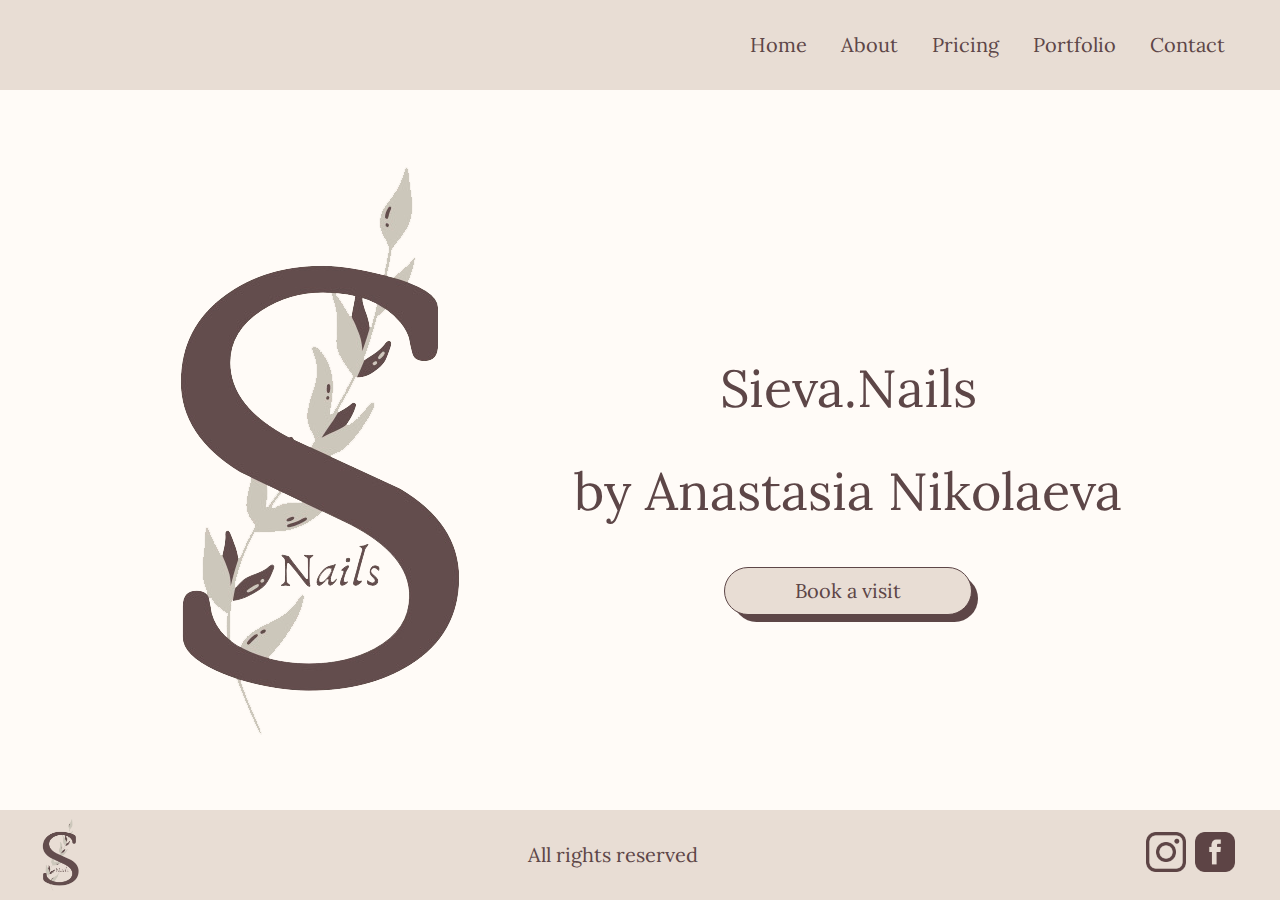
<file: index.html>
<!DOCTYPE html>
<html lang="en">
<head>
    <meta charset="UTF-8">
    <meta http-equiv="X-UA-Compatible" content="IE=edge">
    <meta name="viewport" content="width=device-width, initial-scale=1.0">
    <link rel="stylesheet" href="style.css">
    <link rel="preconnect" href="https://fonts.googleapis.com">
<link rel="preconnect" href="https://fonts.gstatic.com" crossorigin>
<link href="https://fonts.googleapis.com/css2?family=Lora&display=swap" rel="stylesheet">
</head>
<body>
    <header class="header">
        <div class="container">
            <div class="header__inner">
                
                <nav class="nav">
                    <a class="nav__link" href="index.html">Home</a>
                    <a class="nav__link" href="about.html">About</a>
                    <a class="nav__link" href="pricing.html">Pricing</a>
                    <a class="nav__link" href="portfolio.html">Portfolio</a>
                    <a class="nav__link" href="contact.html">Contact</a>
                </nav>
            </div>
      </div>
    </header>

    <div class="hero">
        <div class="container__hero">
            <div class="hero__inner">
                <img src="hero-img1.png" alt="">
                <div class="hero__text">
                    <h1 class="hero__text">Sieva.Nails</h1>
                    <h1 class="hero__text">by Anastasia Nikolaeva</h1>
                    <a href="contact.html" class="btn">Book a visit</a>
                    <div class="btn__shadow"></div>
                </div>
           </div>
        </div>
    </div>

    <footer class="footer">
        <div class="container">
            <div class="footer__inner">
                <img class="img__footer" src="hero-img1.png" alt="">
                <p class="footer__text">All rights reserved</p>
                <div class="social">
                    <a href="#"><img class="social__footer" src="instagram.png" alt=""></a>
                    <a href="#"><img class="social__footer" src="facebook.png" alt=""></a>
                </div>
            </div>
        </div>
    </footer>
</body>
</html>
</file>
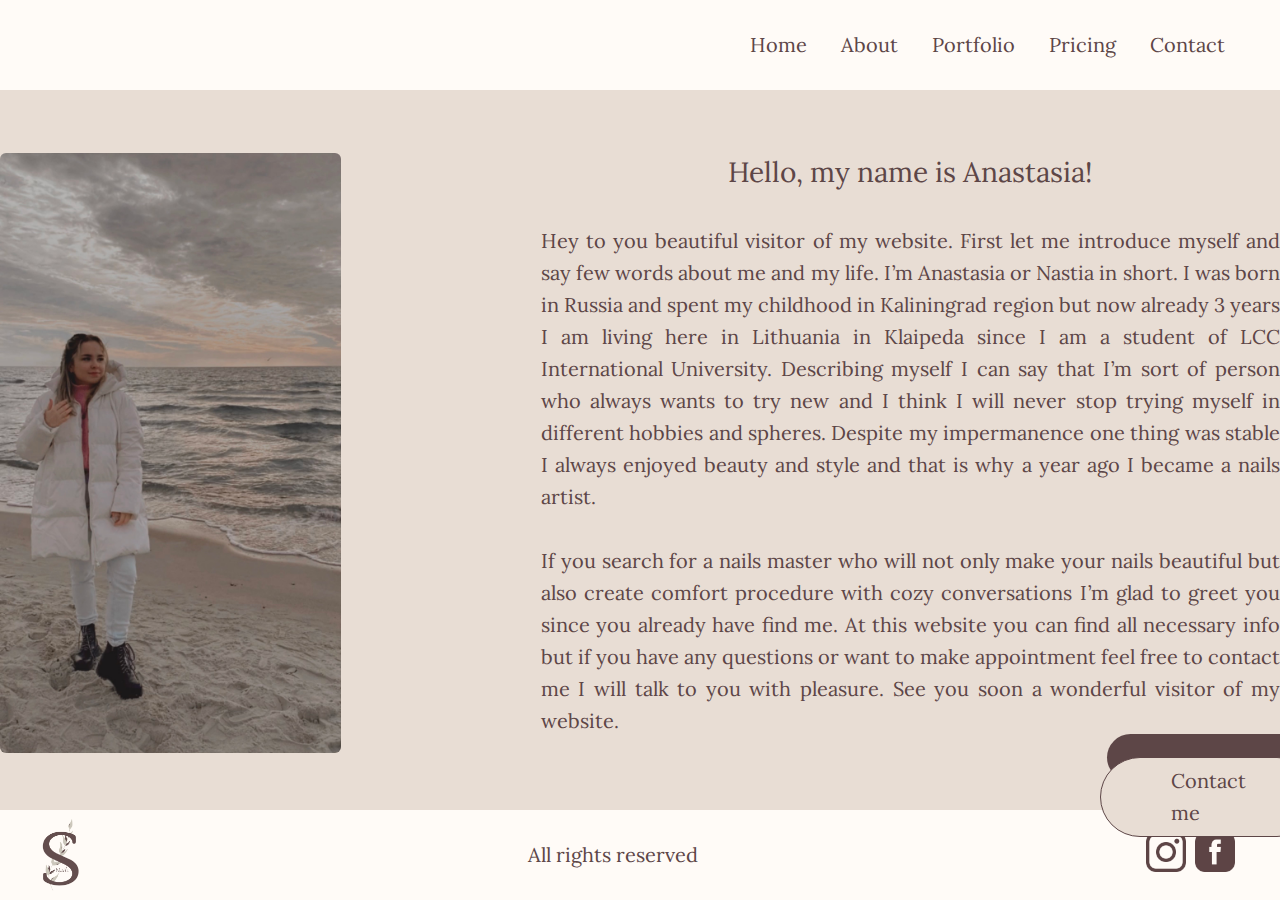
<file: about.html>
<!DOCTYPE html>
<html lang="en">
<head>
    <meta charset="UTF-8">
    <meta http-equiv="X-UA-Compatible" content="IE=edge">
    <meta name="viewport" content="width=device-width, initial-scale=1.0">
    <link rel="stylesheet" href="style.css">
    <link rel="preconnect" href="https://fonts.googleapis.com">
<link rel="preconnect" href="https://fonts.gstatic.com" crossorigin>
<link href="https://fonts.googleapis.com/css2?family=Lora&display=swap" rel="stylesheet">
</head>
<body>
    <header class="header__light">
        <div class="container">
            <div class="header__inner">
                
                <nav class="nav">
                    <a class="nav__link" href="index.html">Home</a>
                    <a class="nav__link" href="about.html">About</a>
                    <a class="nav__link" href="portfolio.html">Portfolio</a>
                    <a class="nav__link" href="pricing.html">Pricing</a>
                    <a class="nav__link" href="contact.html">Contact</a>
                </nav>
            </div>
      </div>
    </header>

    <div class="hero dark">
        <div class="container__hero dark">
            <div class="hero__inner dark">
                <img class="about__img" src="about-me.png" alt="">
                <div class="hero__textual">
                    <h1 style="font-size: 28px;" class="hero__text">Hello, my name is Anastasia!</h1>
                    <p>Hey to you beautiful visitor of my website. First let me introduce myself and say few words about me and my life. I’m Anastasia or Nastia in short. I was born in Russia and spent my childhood in Kaliningrad region but now already 3 years I am living here in Lithuania in Klaipeda since I am a student of LCC International University.
                        Describing myself I can say that I’m sort of person who always wants to try new and I think I will never stop trying myself in different hobbies and spheres. Despite my impermanence one thing was stable I always enjoyed beauty and style and that is why a year ago I became a nails artist.<br><br>
                        If you search for a nails master who will not only make your nails beautiful but also create comfort procedure with cozy conversations I’m glad to greet you since you already have find me. At this website you can find all necessary info but if you have any questions or want to make appointment feel free to contact me I will talk to you with pleasure. See you soon a wonderful visitor of my website.</p>

                    <a href="contact.html" class="about__btn">Contact me</a>
                    <div class="about__btn-shadow"></div>
                </div>
           </div>
        </div>
    </div>

    <footer class="footer light">
        <div class="container">
            <div class="footer__inner">
                <img class="img__footer" src="hero-img1.png" alt="">
                <p class="footer__text">All rights reserved</p>
                <div class="social">
                    <a href="#"><img class="social__footer" src="instagram.png" alt=""></a>
                    <a href="#"><img class="social__footer" src="facebook.png" alt=""></a>
                </div>
            </div>
        </div>
    </footer>

</body>
</html>
</file>
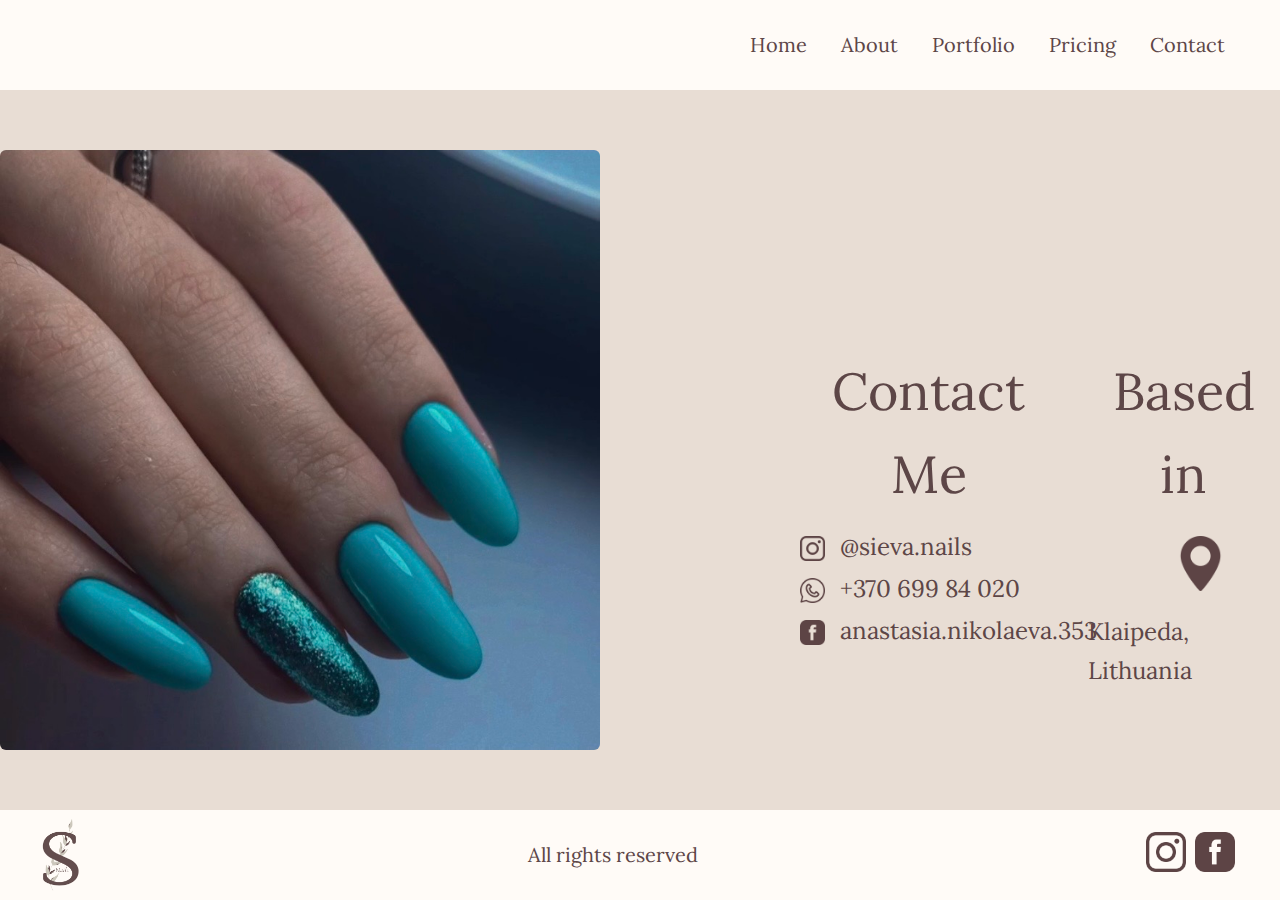
<file: contact.html>
<!DOCTYPE html>
<html lang="en">
<head>
    <meta charset="UTF-8">
    <meta http-equiv="X-UA-Compatible" content="IE=edge">
    <meta name="viewport" content="width=device-width, initial-scale=1.0">
    <link rel="stylesheet" href="style.css">
    <link rel="preconnect" href="https://fonts.googleapis.com">
<link rel="preconnect" href="https://fonts.gstatic.com" crossorigin>
<link href="https://fonts.googleapis.com/css2?family=Lora&display=swap" rel="stylesheet">
</head>
<body>
    
    
    <header class="header__light">
    <div class="container">
        <div class="header__inner">
            
            <nav class="nav">
                <a class="nav__link" href="index.html">Home</a>
                <a class="nav__link" href="about.html">About</a>
                <a class="nav__link" href="portfolio.html">Portfolio</a>
                <a class="nav__link" href="pricing.html">Pricing</a>
                <a class="nav__link" href="contact.html">Contact</a>
            </nav>
        </div>
  </div>
</header>

<div class="hero dark">
    <div class="container__hero cont">
        <div class="hero__inner contact">
            <img class="about__img" src="contact-img.png" alt="">
            <div class="hero__textual contact">
                <h1 class="hero__text">Contact Me</h1>
                <!--<h2 class="subtitle">Social Media</h2>-->
                <div class="relative">
                    <a href="#"><img class="social__icon" src="instagram.png" alt=""><h3 class="social-text"> @sieva.nails</h3></a>
                </div>
                <div class="relative">
                    <a href="#"><img class="social__icon" src="whatsapp.png" alt=""><h3 class="social-text"> +370 699 84 020</h3></a>
                </div>
                <div class="relative">
                    <a href="#"><img class="social__icon" src="facebook.png" alt=""><h3 class="social-text"> anastasia.nikolaeva.353</h3></a>
                </div>
                <!--<a href="#" class="about__btn">Book a visit</a>
                <div class="about__btn-shadow "></div>-->
            </div>
            <div class="klaipeda">
                <h1 class="hero__text">Based in</h1>
                <img class="pin" src="pin.png" alt="">
                <h3 class="klp-text"> Klaipeda, Lithuania</h3>
            </div>
       </div>
    </div>
</div>

<footer class="footer light">
    <div class="container">
        <div class="footer__inner">
            <img class="img__footer" src="hero-img1.png" alt="">
            <p class="footer__text">All rights reserved</p>
            <div class="social">
                <a href="#"><img class="social__footer" src="instagram.png" alt=""></a>
                <a href="#"><img class="social__footer" src="facebook.png" alt=""></a>
            </div>
        </div>
    </div>
</footer>

</body>
</html>
</file>
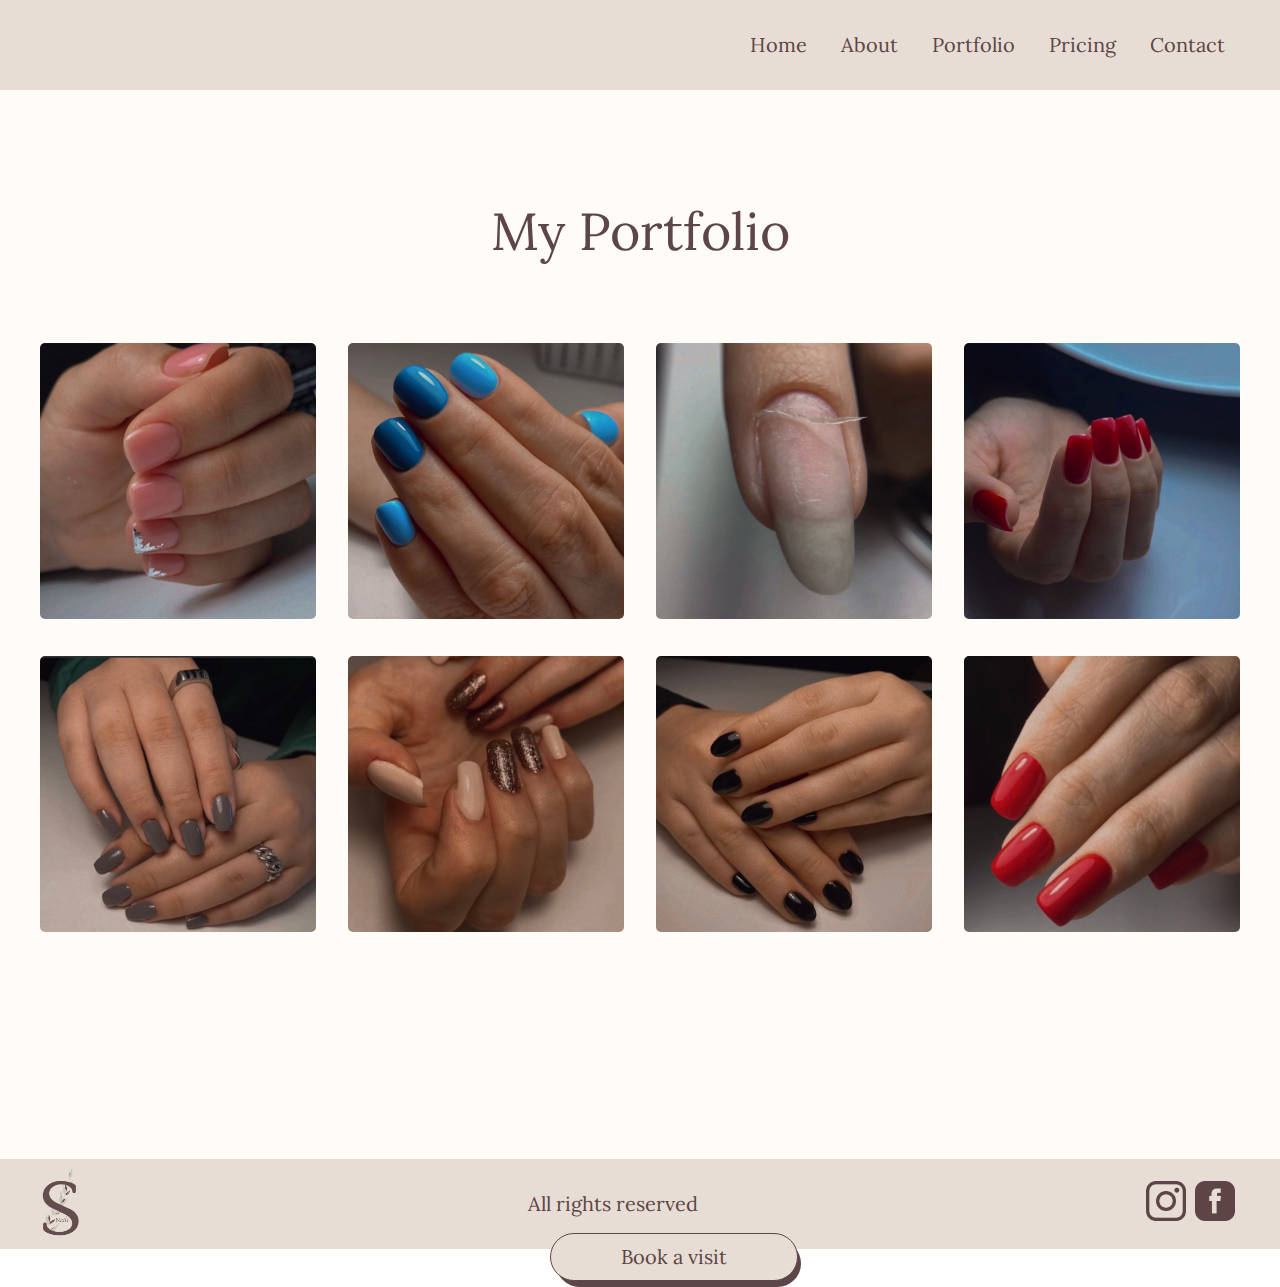
<file: portfolio.html>
<!DOCTYPE html>
<html lang="en">
<head>
    <meta charset="UTF-8">
    <meta http-equiv="X-UA-Compatible" content="IE=edge">
    <meta name="viewport" content="width=device-width, initial-scale=1.0">
    <link rel="stylesheet" href="style.css">
    <link rel="preconnect" href="https://fonts.googleapis.com">
<link rel="preconnect" href="https://fonts.gstatic.com" crossorigin>
<link href="https://fonts.googleapis.com/css2?family=Lora&display=swap" rel="stylesheet">
</head>
<body>
    
    <header class="header">
        <div class="container">
            <div class="header__inner">
                
                <nav class="nav">
                    <a class="nav__link" href="index.html">Home</a>
                    <a class="nav__link" href="about.html">About</a>
                    <a class="nav__link" href="portfolio.html">Portfolio</a>
                    <a class="nav__link" href="pricing.html">Pricing</a>
                    <a class="nav__link" href="contact.html">Contact</a>
                </nav>
            </div>
      </div>
    </header>


    <div class="portfolio">
        <div class="container">
            <h1 class="hero__text pad">My Portfolio</h1>
            <div class="portfolio__inner">
                <div class="img__wrap"><img class="portfolio__img" src="port1.png" alt=""></div>
                <div class="img__wrap"><img class="portfolio__img" src="port2.png" alt=""></div>
                <div class="img__wrap"><img class="portfolio__img" src="port3.png" alt=""></div>
                <div class="img__wrap"><img class="portfolio__img" src="port4.png" alt=""></div>
                <div class="img__wrap"><img class="portfolio__img" src="port5.png" alt=""></div>
                <div class="img__wrap"><img class="portfolio__img" src="port6.png" alt=""></div>
                <div class="img__wrap"><img class="portfolio__img" src="port7.png" alt=""></div>
                <div class="img__wrap"><img class="portfolio__img" src="port8.png" alt=""></div>
            </div>
            <a href="contact.html" class="btn port">Book a visit</a>
            <div class="btn__shadow port "></div>
        </div>
    </div>

    <footer class="footer pad">
        <div class="container">
            <div class="footer__inner">
                <img class="img__footer" src="hero-img1.png" alt="">
                <p class="footer__text">All rights reserved</p>
                <div class="social">
                    <a href="#"><img class="social__footer" src="instagram.png" alt=""></a>
                    <a href="#"><img class="social__footer" src="facebook.png" alt=""></a>
                </div>
            </div>
        </div>
    </footer>
    
</body>
</html>
</file>
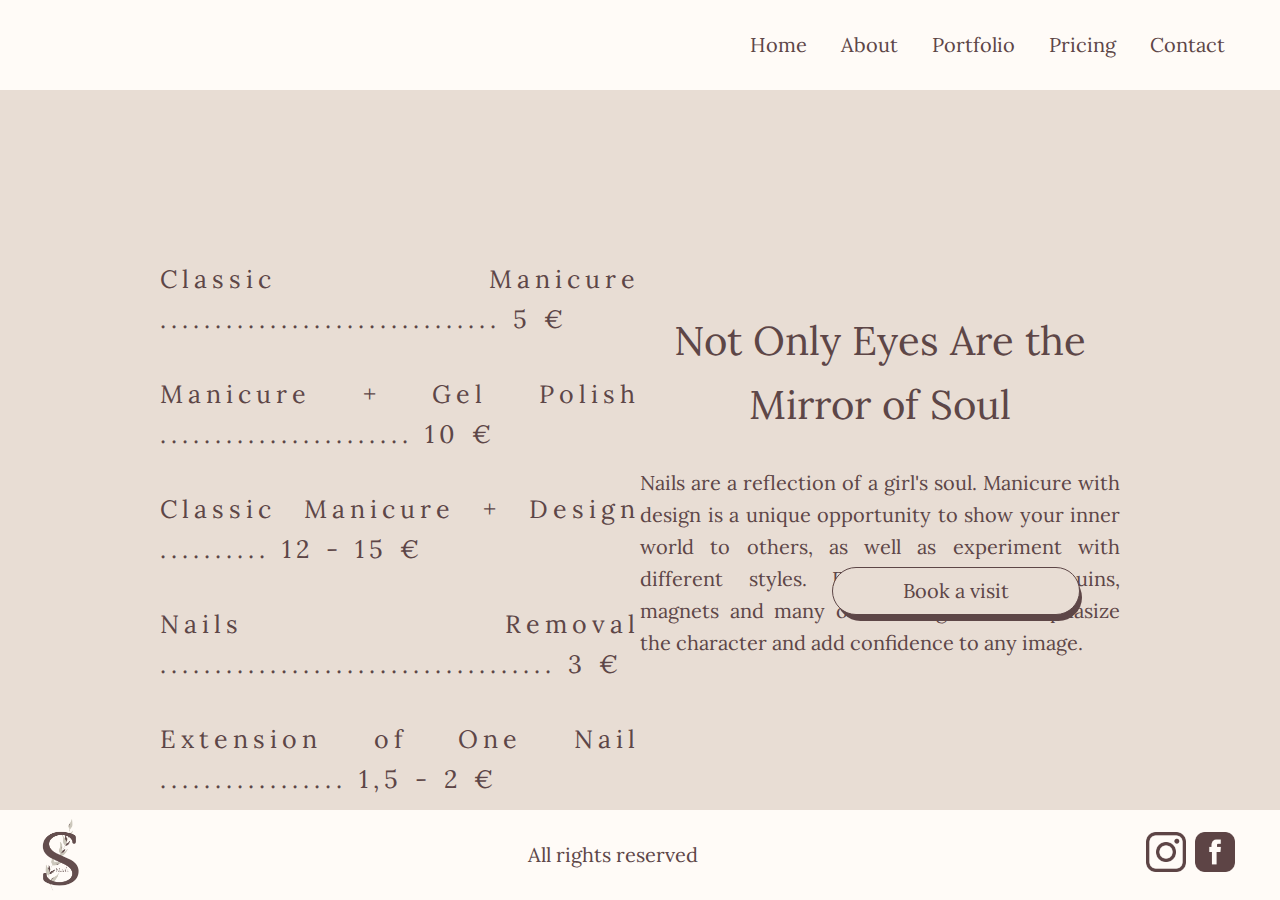
<file: pricing.html>
<!DOCTYPE html>
<html lang="en">
<head>
    <meta charset="UTF-8">
    <meta http-equiv="X-UA-Compatible" content="IE=edge">
    <meta name="viewport" content="width=device-width, initial-scale=1.0">
    <link rel="stylesheet" href="style.css">
    <link rel="preconnect" href="https://fonts.googleapis.com">
<link rel="preconnect" href="https://fonts.gstatic.com" crossorigin>
<link href="https://fonts.googleapis.com/css2?family=Lora&display=swap" rel="stylesheet">
</head>
<body>
    <header class="header__light">
    <div class="container">
        <div class="header__inner">
            
            <nav class="nav">
                <a class="nav__link" href="index.html">Home</a>
                <a class="nav__link" href="about.html">About</a>
                <a class="nav__link" href="portfolio.html">Portfolio</a>
                <a class="nav__link" href="pricing.html">Pricing</a>
                <a class="nav__link" href="contact.html">Contact</a>
            </nav>
        </div>
  </div>
</header>


<div class="hero dark">
    <div class="container"> 
        <div class="hero__inner price">
            
            <div class="pricing">
                <p class="pricing__item">Classic Manicure ............................... 5 € </p>
                <p class="pricing__item">Manicure + Gel Polish ....................... 10 € </p>
                <p class="pricing__item">Classic Manicure + Design .......... 12 - 15 € </p>
                <p class="pricing__item">Nails Removal .................................... 3 € </p>
                <p class="pricing__item">Extension of One Nail ................. 1,5 - 2 € </p>
            </div>
            <div class="hero__textual price">
                <h1 class="hero__text price">Not Only Eyes Are the Mirror of Soul </h1>
                <p style="padding-bottom: 80px;">
                    Nails are a reflection of a girl's soul. Manicure with design is a unique opportunity to show your inner world to others, as well as experiment with different styles. French, drawings, sequins, magnets and many other designs will emphasize the character and add confidence to any image.               
                    
                </p>

                <a href="contact.html" class="about__btn price">Book a visit</a>
                <div class="about__btn-shadow price"></div>
            </div>
       </div>
    </div>
</div>

<footer class="footer light">
    <div class="container">
        <div class="footer__inner">
            <img class="img__footer" src="hero-img1.png" alt="">
            <p class="footer__text">All rights reserved</p>
            <div class="social">
                <a href="#"><img class="social__footer" src="instagram.png" alt=""></a>
                <a href="#"><img class="social__footer" src="facebook.png" alt=""></a>
            </div>
        </div>
    </div>
</footer>


</body>
</html>
</file>
<file: style.css>
body {
    margin: 0;
    font-family: 'Lora', serif;
    font-size: 15px;
    color: #5d4647;
    line-height: 1.6;
    font-weight: 400;
}

*,
*:after,
*:before {
    box-sizing: border-box;
}

h1, h2, h3, h4, h5, h6 {
    margin: 0;
}

p {
    font-size: 20px;
    font-weight: 400;
    text-align: justify;
}

a {
    text-decoration: none;
}



.container {
    width: 100%;
    margin: 0 auto;
    padding: 0 40px;
}



.container__hero {
    width: 100%;
    margin: 0 auto;
    max-width: 1170px;
}

.container__hero.dark {
    max-width: 1300px;
}

.container__hero.cont {
    max-width: 1500px;
}


.container.price {
    max-width: 1400px;
    
}


.header {
    padding: 20px 0;
    height: 10vh;
    z-index: 100;
    width: 100%;
    background-color: #e8ddd4;
    display: flex;
    align-items: center;

}

.header__light {
    padding: 20px 0;
    height: 10vh;
    z-index: 100;
    width: 100%;
    background-color: #fffbf7;
    display: flex;
    align-items: center;

}

.header__inner {
    display: flex;
    justify-content: end;
    align-items: center;
}

.nav {
    font-size: 16px;
}

.nav__link {
    display: inline-block;
    vertical-align: top;
    margin: 0 15px;
    color: #5d4647;
    text-decoration: none;
    transition: color .2s linear;
    position: relative;
    font-size: 20px;
}

.nav__link:after {
    content: "";
    display: block;
    width: 100%;
    height: 2px;
    background-color: #5d4647;
    position: absolute;
    top: 100%;
    left: 0;
    z-index: 1;
    opacity: 0;
    transition: opacity .2s linear;
    
}

.nav__link:hover:after {
    opacity: 1;
}

.hero {
    background-color: #fffbf7;
    width: 100%;
    height: 80vh;
    padding: 60px 0;

}

.hero.dark {
    background-color: #e8ddd4;
}

.hero__inner {
    display: flex;
    justify-content: space-evenly;
    align-items: center;
    text-align: left;
}

.hero__inner.dark {
    justify-content: space-between;

}

.hero__inner.contact {
    justify-content: space-between;
    align-items: flex-start;
}

.hero__inner.price {
    justify-content: space-between;
    text-align: center;
    align-items: center;
    padding-top: 7%;
    padding-left: 60px;
    padding-right: 60px;
}

.hero__text {
    position: relative;
    font-size: 52px;
    font-weight: 400;
    text-align: center; 
    padding-bottom: 10px;
}

.hero__text:nth-child(1) {
    margin-bottom: 10px;
}

.hero__text.price {
    text-align: center;
    font-size: 40px;
    
}

.hero__textual {
    margin-left: 200px;
}

.hero__textual.price {
    margin-left: 0px;
    flex: 1 1 0;
    padding-right: 60px;
}

.hero__textual.contact {
    margin-right: 0px;
    margin-top: 200px;

}


.about__btn {
    position: absolute;
    text-decoration: none;
    font-size: 20px;
    font-weight: 400;
    color: #5d4647;
    background-color: #e8ddd4;
    border: 1px solid #5d4647;
    padding: 7px 70px;
    border-radius: 50px;
    /* box-shadow: 3px 7px #5d4647; */
    transition: transform linear .2s;
    z-index: 2;
    left: 1100px;
    
}
.about__btn-shadow {
    position: absolute;
    top: 734px;
    left: 1107px;
    height: 47px;
    width: 245px;
    z-index: 1;
    background-color: #5d4647;
    border-radius: 50px; 
}

.about__btn:hover {
    transform: translate3d(7px, 7px, 12px);
}


.btn {
    position: absolute;
    left: 150px;
    top: 220px;
    text-decoration: none;
    font-size: 20px;
    font-weight: 400;
    color: #5d4647;
    background-color: #e8ddd4;
    border: 1px solid #5d4647;
    padding: 7px 70px;
    border-radius: 50px;
    /* box-shadow: 3px 7px #5d4647; */
    transition: transform linear .2s;
    z-index: 2; 
}

.btn__shadow {
    position: absolute;
    height: 47px;
    width: 245px;
    left: 159px;
    top: 228px;
    z-index: 1;
    background-color: #5d4647;
    border-radius: 50px;

}

.btn:hover {
    transform: translate3d(7px, 7px, 12px);
}

.btn.port {
    left: 43%;
    top: 137%;
}

.btn__shadow.port {
    left:43.4%;
    top: 137.8%;
    
}

.about__btn.price {
    top: 63%;
    left: 65%;
}

.about__btn-shadow.price {
    top: 63.8%;
    left: 65.4%;
}

.footer {
    
    padding: 20px 0;
    height: 10vh;
    z-index: 100;
    width: 100%;
    background-color: #e8ddd4;
    display: flex;
    align-items: center;

}

.footer.light {
    background-color: #fffbf7;
}

.footer__inner {
    display: flex;
    justify-content: space-between;
    align-items: center;

}

.footer__text {
    font-size: 20px;
}

.img__footer {
    width: 40px;
}

.social__footer {
    width: 40px;
}



.social__footer:nth-child(1) {
    margin-right: 5px;
}

.about__img {
    width: auto;
    border-radius: 6px;
    height: 100%;
    max-height: 600px;
}

.portfolio {
    background-color: #fffbf7;
    padding-bottom: 130px;
}

.portfolio__inner {
    display: flex;
    justify-content: space-between;
    flex-wrap: wrap;
    margin: 60px 0;
}



.img__wrap {
    max-width: 23%;
    flex-grow: 1;
}

.portfolio__img {
    width: 100%;
    object-fit: cover;
    border-radius: 5px;
    margin-bottom: 30px;
    transition: transform linear .4s;
}

.portfolio__img:hover {
    transform: scale(1.17);
    cursor: pointer;
}

.hero__text.pad {
    padding-top: 100px;
    text-align: center;
}

.footer.pad {
    margin-top: 0px;
}

.pricing {
    flex: 1 1 0;
    padding-left: 60px;
}

.pricing__item {
    font-size: 25px;
    letter-spacing: 5px;
    padding-bottom: 10px;
}

.subtitle {
    font-weight: 400;
    margin-top: 25px;
    margin-bottom: 25px;
}



.social-text {
    position: absolute;
    text-decoration: none;
    color: #5d4647;
    font-size: 24px;
    font-weight: 400;
    top: -8px;
    
    left: 40px;
}

.relative {
    position: relative;
    margin-bottom: 10px;
}

.social__icon {
    width: 25px;
}


.klaipeda {
    margin-left: 30px;
    margin-top: 200px;
}

.pin {
    
    width: 55px;
    margin-left: 85px;
    margin-bottom: 15px;
    
}

.klp-text {
    color: #5d4647;
    font-size: 24px;
    font-weight: 400;
}
</file>
